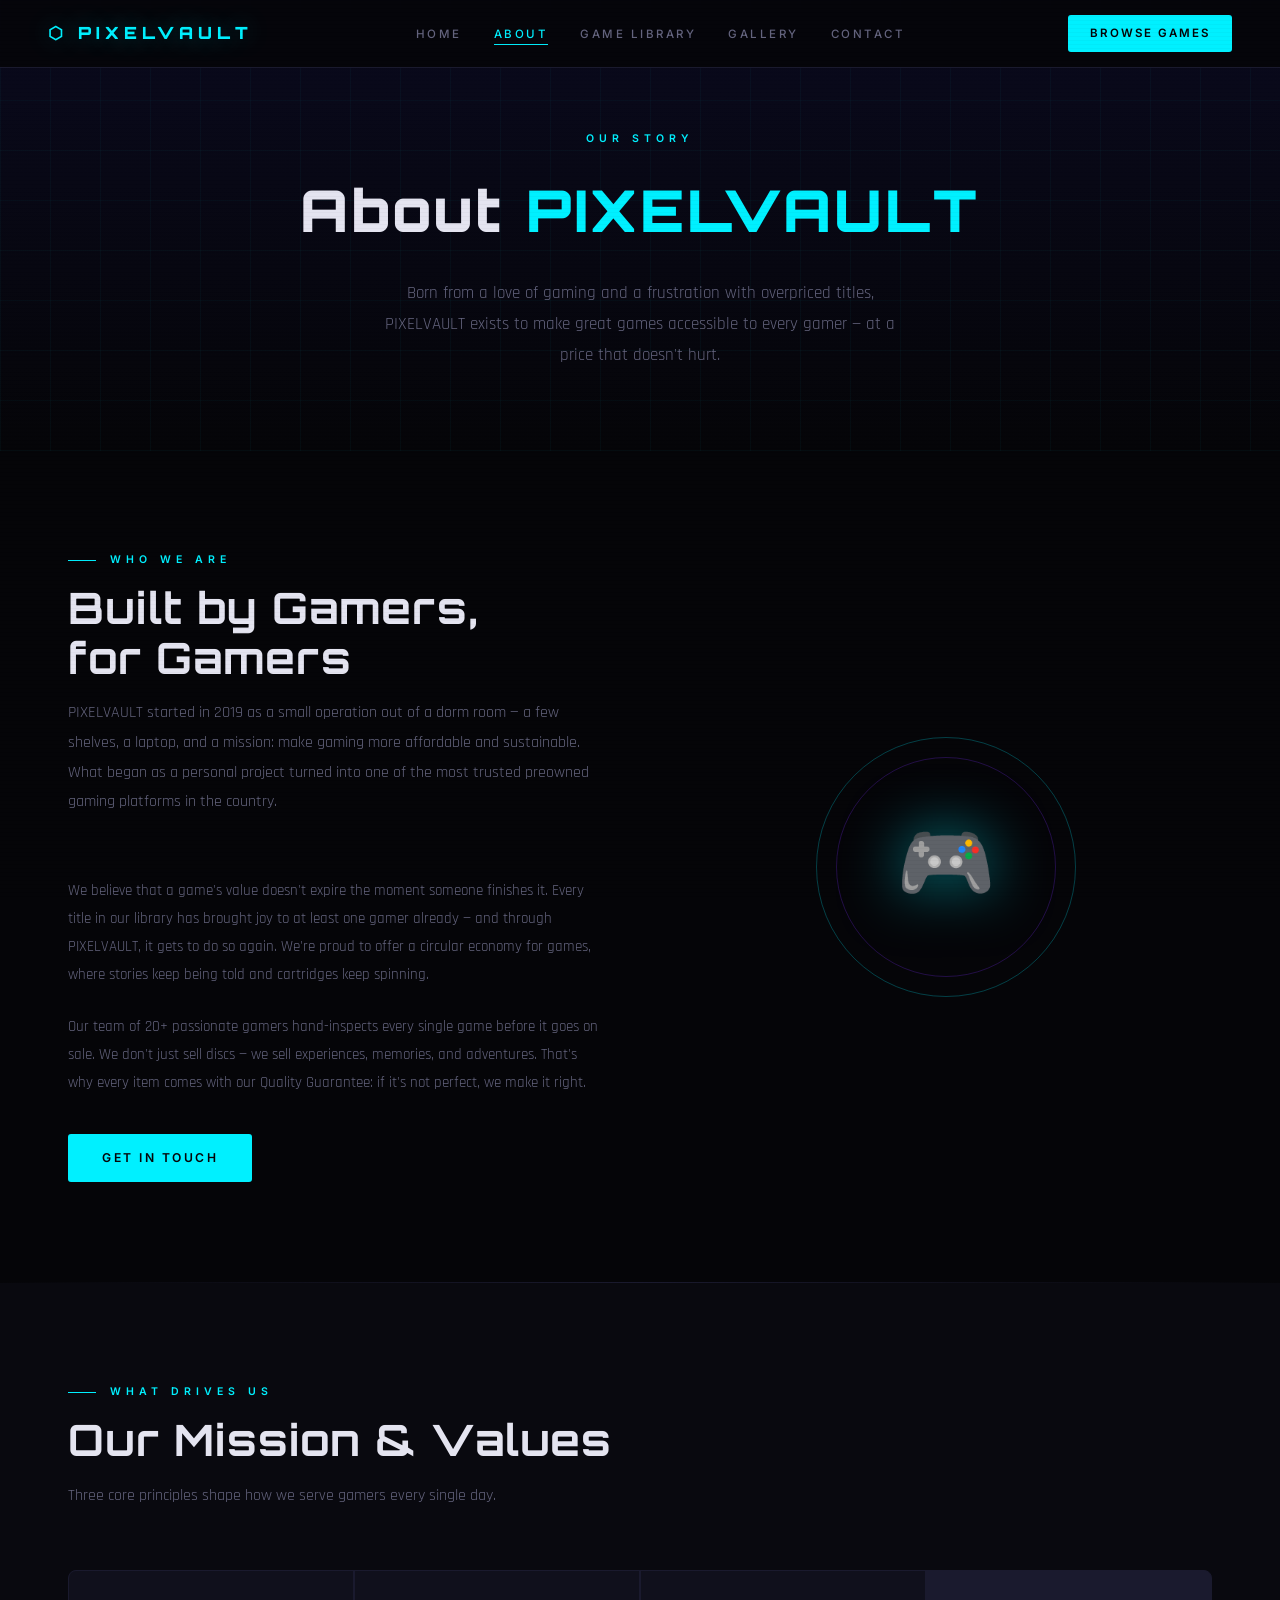
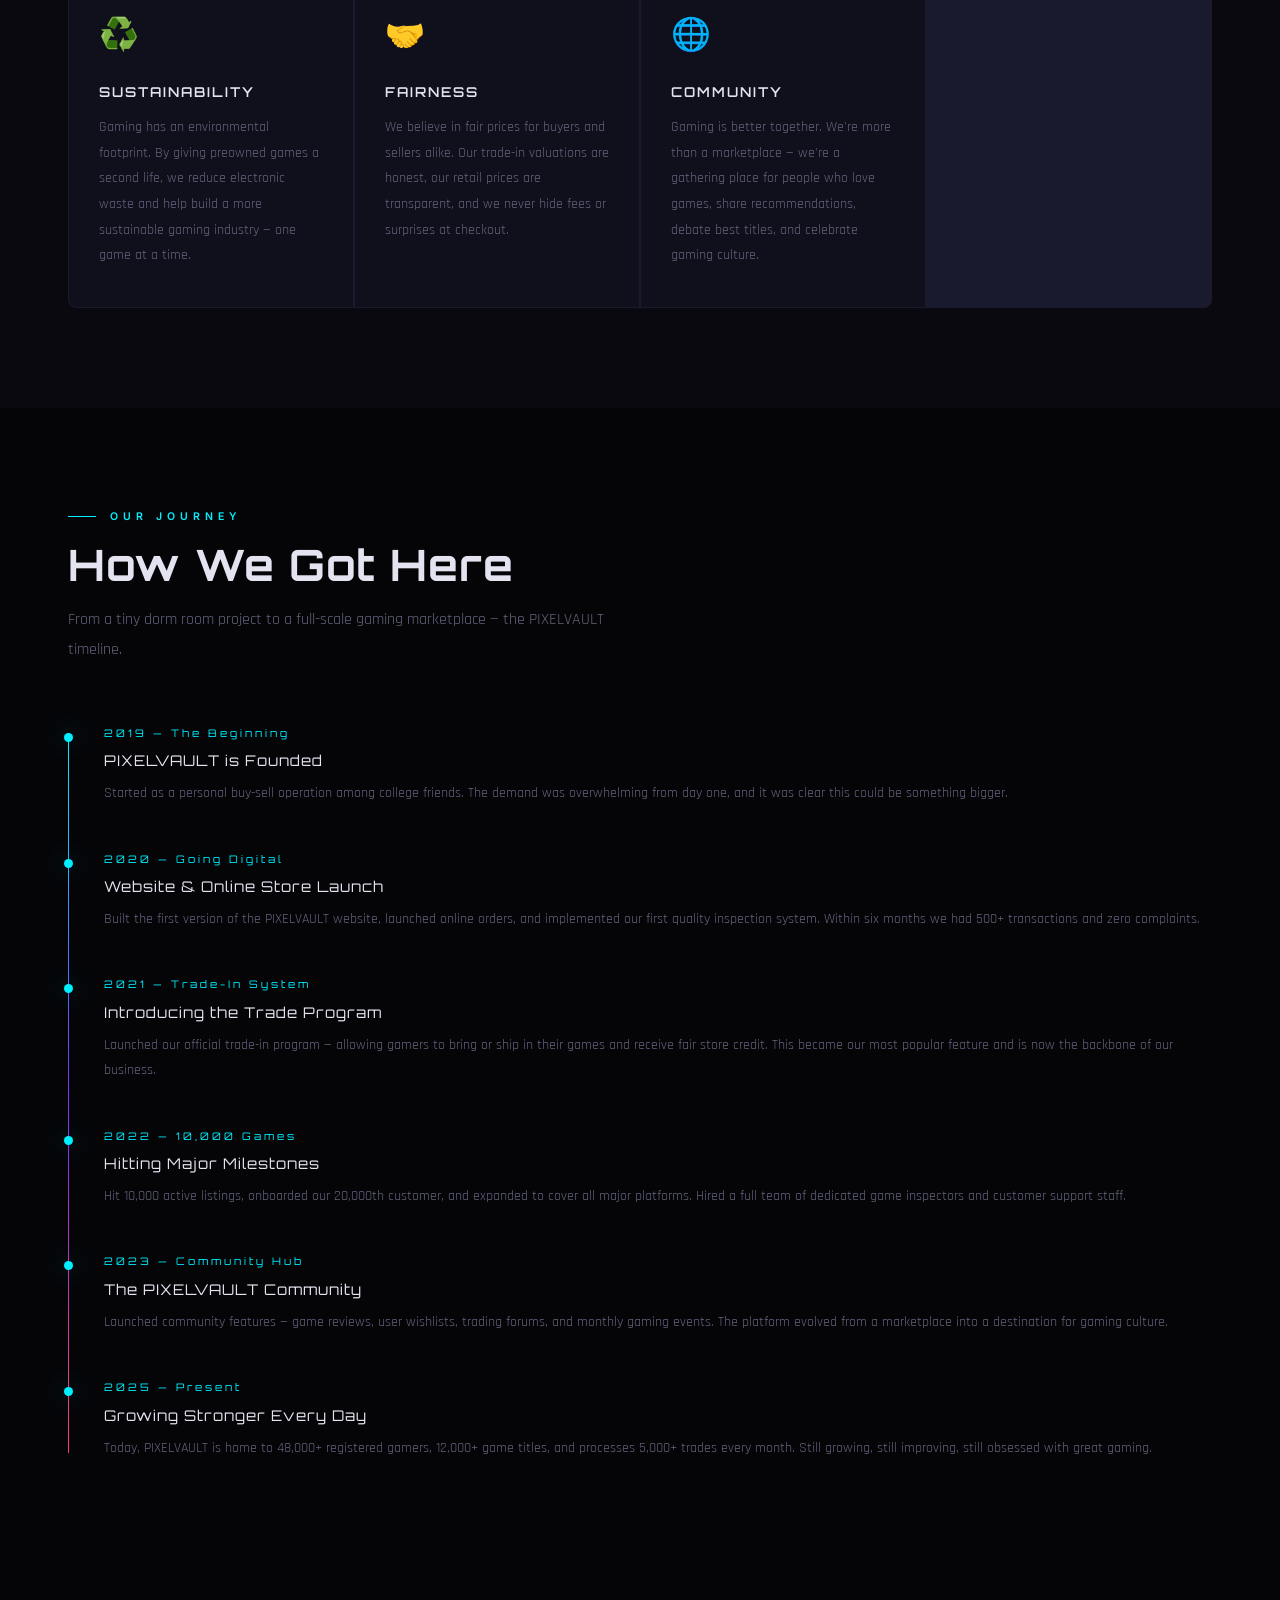
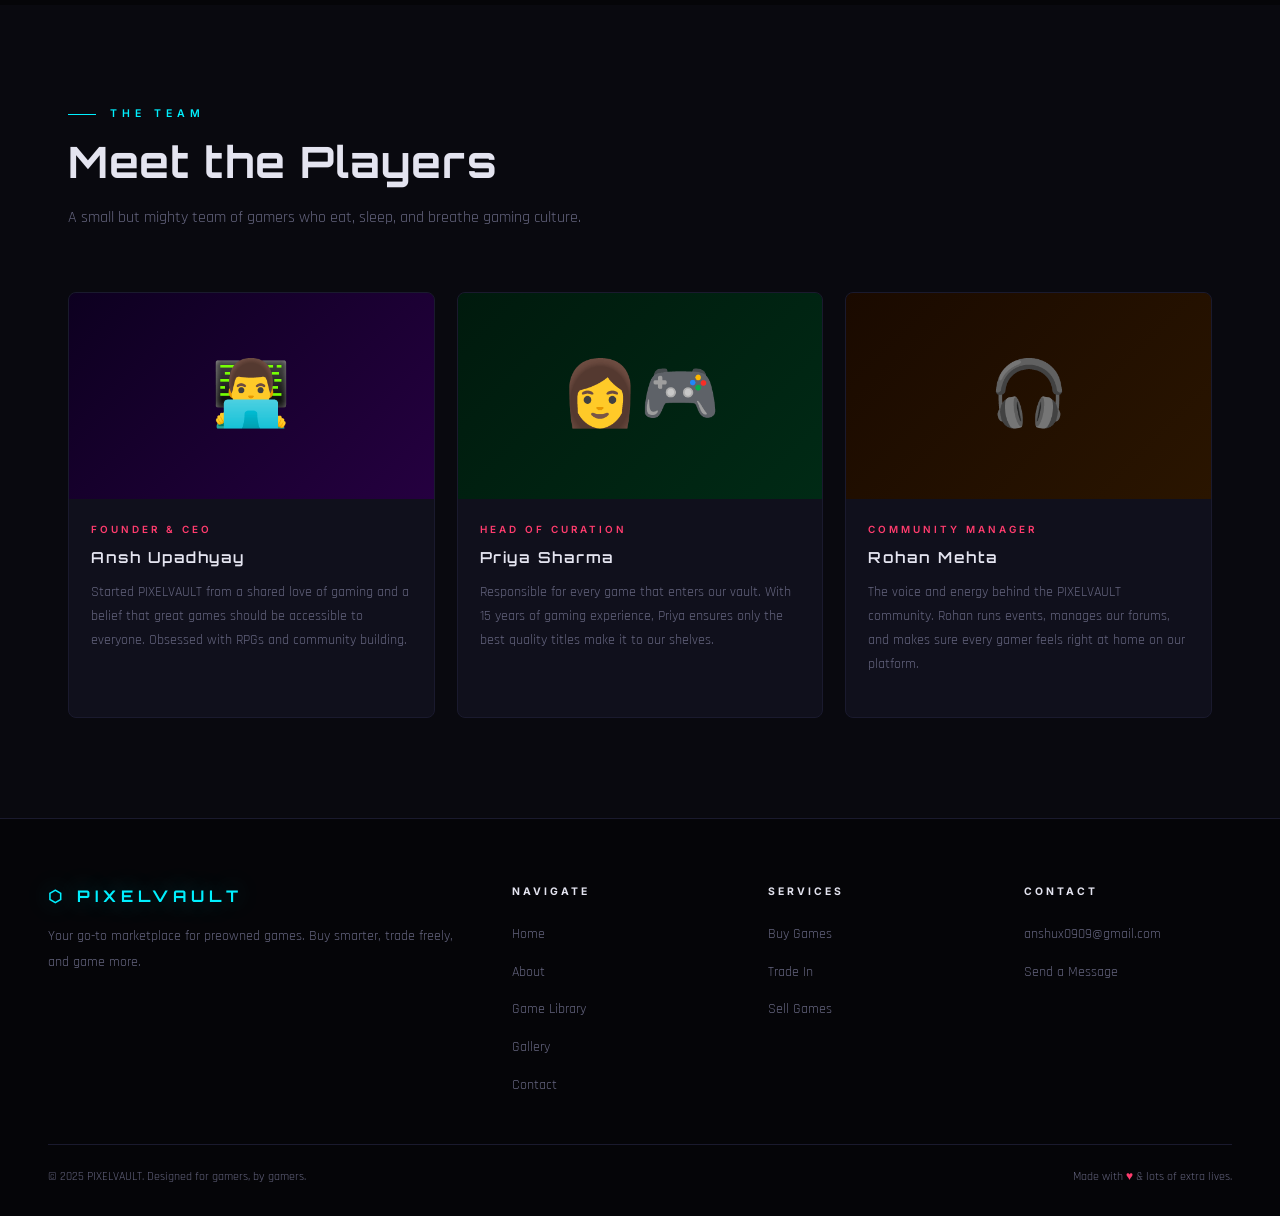
<file: about.html>
<!DOCTYPE html>
<html lang="en">
<head>
  <meta charset="UTF-8"/>
  <meta name="viewport" content="width=device-width, initial-scale=1.0"/>
  <title>About — PIXELVAULT</title>
  <link rel="stylesheet" href="style.css"/>
</head>
<body>

<nav class="nav">
  <a class="nav-logo" href="index.html">⬡ PIXELVAULT</a>
  <ul class="nav-links">
    <li><a href="index.html">Home</a></li>
    <li><a href="about.html" class="active">About</a></li>
    <li><a href="features.html">Game Library</a></li>
    <li><a href="gallery.html">Gallery</a></li>
    <li><a href="contact.html">Contact</a></li>
  </ul>
  <a href="features.html" class="nav-cta">Browse Games</a>
  <button class="hamburger" id="hamburger">☰</button>
</nav>
<div class="mobile-menu" id="mobileMenu">
  <button class="close-menu" id="closeMenu">✕</button>
  <ul>
    <li><a href="index.html">Home</a></li>
    <li><a href="about.html">About</a></li>
    <li><a href="features.html">Game Library</a></li>
    <li><a href="gallery.html">Gallery</a></li>
    <li><a href="contact.html">Contact</a></li>
  </ul>
</div>

<!-- PAGE HEADER -->
<div class="page-header">
  <div class="page-header-inner">
    <div class="section-label">Our Story</div>
    <h1>About <span style="color:var(--accent)">PIXELVAULT</span></h1>
    <p>Born from a love of gaming and a frustration with overpriced titles, PIXELVAULT exists to make great games accessible to every gamer — at a price that doesn't hurt.</p>
  </div>
</div>

<!-- ABOUT MAIN -->
<div class="section">
  <div class="about-grid">
    <div class="about-text">
      <div class="section-label reveal">Who We Are</div>
      <h2 class="section-title reveal">Built by Gamers,<br/>for Gamers</h2>
      <p class="section-desc reveal">
        PIXELVAULT started in 2019 as a small operation out of a dorm room — a few shelves, a laptop, and a mission:
        make gaming more affordable and sustainable. What began as a personal project turned into one of the most
        trusted preowned gaming platforms in the country.
      </p>
      <p style="color:var(--muted);font-size:.95rem;line-height:1.85;margin-bottom:24px;" class="reveal">
        We believe that a game's value doesn't expire the moment someone finishes it. Every title in our library
        has brought joy to at least one gamer already — and through PIXELVAULT, it gets to do so again. We're proud
        to offer a circular economy for games, where stories keep being told and cartridges keep spinning.
      </p>
      <p style="color:var(--muted);font-size:.95rem;line-height:1.85;margin-bottom:36px;" class="reveal">
        Our team of 20+ passionate gamers hand-inspects every single game before it goes on sale. We don't just
        sell discs — we sell experiences, memories, and adventures. That's why every item comes with our Quality
        Guarantee: if it's not perfect, we make it right.
      </p>
      <a href="contact.html" class="btn-primary reveal">Get In Touch</a>
    </div>
    <div class="about-visual reveal">
      <div class="about-hex">
        <span class="about-icon">🎮</span>
      </div>
    </div>
  </div>
</div>

<div class="divider"></div>

<!-- MISSION -->
<div class="section-alt">
  <div class="section">
    <div class="section-label reveal">What Drives Us</div>
    <h2 class="section-title reveal">Our Mission &amp; Values</h2>
    <p class="section-desc reveal">Three core principles shape how we serve gamers every single day.</p>
    <div class="feat-grid reveal">
      <div class="feat-box">
        <span class="feat-icon">♻️</span>
        <div class="feat-title">Sustainability</div>
        <p class="feat-text">Gaming has an environmental footprint. By giving preowned games a second life, we reduce electronic waste and help build a more sustainable gaming industry — one game at a time.</p>
      </div>
      <div class="feat-box">
        <span class="feat-icon">🤝</span>
        <div class="feat-title">Fairness</div>
        <p class="feat-text">We believe in fair prices for buyers and sellers alike. Our trade-in valuations are honest, our retail prices are transparent, and we never hide fees or surprises at checkout.</p>
      </div>
      <div class="feat-box">
        <span class="feat-icon">🌐</span>
        <div class="feat-title">Community</div>
        <p class="feat-text">Gaming is better together. We're more than a marketplace — we're a gathering place for people who love games, share recommendations, debate best titles, and celebrate gaming culture.</p>
      </div>
    </div>
  </div>
</div>

<!-- TIMELINE -->
<div class="section">
  <div class="section-label reveal">Our Journey</div>
  <h2 class="section-title reveal">How We Got Here</h2>
  <p class="section-desc reveal">From a tiny dorm room project to a full-scale gaming marketplace — the PIXELVAULT timeline.</p>
  <div class="timeline reveal">
    <div class="tl-item">
      <span class="tl-year">2019 — The Beginning</span>
      <div class="tl-title">PIXELVAULT is Founded</div>
      <p class="tl-text">Started as a personal buy-sell operation among college friends. The demand was overwhelming from day one, and it was clear this could be something bigger.</p>
    </div>
    <div class="tl-item">
      <span class="tl-year">2020 — Going Digital</span>
      <div class="tl-title">Website &amp; Online Store Launch</div>
      <p class="tl-text">Built the first version of the PIXELVAULT website, launched online orders, and implemented our first quality inspection system. Within six months we had 500+ transactions and zero complaints.</p>
    </div>
    <div class="tl-item">
      <span class="tl-year">2021 — Trade-In System</span>
      <div class="tl-title">Introducing the Trade Program</div>
      <p class="tl-text">Launched our official trade-in program — allowing gamers to bring or ship in their games and receive fair store credit. This became our most popular feature and is now the backbone of our business.</p>
    </div>
    <div class="tl-item">
      <span class="tl-year">2022 — 10,000 Games</span>
      <div class="tl-title">Hitting Major Milestones</div>
      <p class="tl-text">Hit 10,000 active listings, onboarded our 20,000th customer, and expanded to cover all major platforms. Hired a full team of dedicated game inspectors and customer support staff.</p>
    </div>
    <div class="tl-item">
      <span class="tl-year">2023 — Community Hub</span>
      <div class="tl-title">The PIXELVAULT Community</div>
      <p class="tl-text">Launched community features — game reviews, user wishlists, trading forums, and monthly gaming events. The platform evolved from a marketplace into a destination for gaming culture.</p>
    </div>
    <div class="tl-item">
      <span class="tl-year">2025 — Present</span>
      <div class="tl-title">Growing Stronger Every Day</div>
      <p class="tl-text">Today, PIXELVAULT is home to 48,000+ registered gamers, 12,000+ game titles, and processes 5,000+ trades every month. Still growing, still improving, still obsessed with great gaming.</p>
    </div>
  </div>
</div>

<!-- TEAM -->
<div class="section-alt">
  <div class="section">
    <div class="section-label reveal">The Team</div>
    <h2 class="section-title reveal">Meet the Players</h2>
    <p class="section-desc reveal">A small but mighty team of gamers who eat, sleep, and breathe gaming culture.</p>
    <div class="game-grid">
      <div class="game-card reveal">
        <div class="game-card-img">
          <img src="https://images.unsplash.com/photo-1507003211169-0a1dd7228f2d?w=600&q=80" alt="Ansh Upadhyay"
            onerror="this.parentElement.innerHTML='<div style=\'width:100%;height:100%;display:flex;align-items:center;justify-content:center;font-size:4rem;background:linear-gradient(135deg,#0d0020,#250040)\'>👨‍💻</div>'"/>
        </div>
        <div class="game-card-body">
          <span class="game-card-genre">Founder &amp; CEO</span>
          <div class="game-card-title">Ansh Upadhyay</div>
          <p class="game-card-desc">Started PIXELVAULT from a shared love of gaming and a belief that great games should be accessible to everyone. Obsessed with RPGs and community building.</p>
        </div>
      </div>
      <div class="game-card reveal" style="transition-delay:.1s">
        <div class="game-card-img">
          <img src="https://images.unsplash.com/photo-1494790108377-be9c29b29330?w=600&q=80" alt="Priya Sharma"
            onerror="this.parentElement.innerHTML='<div style=\'width:100%;height:100%;display:flex;align-items:center;justify-content:center;font-size:4rem;background:linear-gradient(135deg,#001a0d,#002a15)\'>👩‍🎮</div>'"/>
        </div>
        <div class="game-card-body">
          <span class="game-card-genre">Head of Curation</span>
          <div class="game-card-title">Priya Sharma</div>
          <p class="game-card-desc">Responsible for every game that enters our vault. With 15 years of gaming experience, Priya ensures only the best quality titles make it to our shelves.</p>
        </div>
      </div>
      <div class="game-card reveal" style="transition-delay:.2s">
        <div class="game-card-img">
          <img src="https://images.unsplash.com/photo-1500648767791-00dcc994a43e?w=600&q=80" alt="Rohan Mehta"
            onerror="this.parentElement.innerHTML='<div style=\'width:100%;height:100%;display:flex;align-items:center;justify-content:center;font-size:4rem;background:linear-gradient(135deg,#1a0a00,#2a1500)\'>🎧</div>'"/>
        </div>
        <div class="game-card-body">
          <span class="game-card-genre">Community Manager</span>
          <div class="game-card-title">Rohan Mehta</div>
          <p class="game-card-desc">The voice and energy behind the PIXELVAULT community. Rohan runs events, manages our forums, and makes sure every gamer feels right at home on our platform.</p>
        </div>
      </div>
    </div>
  </div>
</div>

<footer>
  <div class="footer-grid">
    <div class="footer-brand">
      <a href="index.html" class="fl">⬡ PIXELVAULT</a>
      <p>Your go-to marketplace for preowned games. Buy smarter, trade freely, and game more.</p>
    </div>
    <div class="footer-col"><h4>Navigate</h4><ul><li><a href="index.html">Home</a></li><li><a href="about.html">About</a></li><li><a href="features.html">Game Library</a></li><li><a href="gallery.html">Gallery</a></li><li><a href="contact.html">Contact</a></li></ul></div>
    <div class="footer-col"><h4>Services</h4><ul><li><a href="features.html">Buy Games</a></li><li><a href="contact.html">Trade In</a></li><li><a href="contact.html">Sell Games</a></li></ul></div>
    <div class="footer-col"><h4>Contact</h4><ul><li><a href="mailto:anshux0909@gmail.com">anshux0909@gmail.com</a></li><li><a href="contact.html">Send a Message</a></li></ul></div>
  </div>
  <div class="footer-bottom">
    <p>© 2025 PIXELVAULT. Designed for gamers, by gamers.</p>
    <p>Made with <a href="#">♥</a> &amp; lots of extra lives.</p>
  </div>
</footer>

<div class="toast" id="toast"></div>
<script src="script.js"></script>
</body>
</html>
</file>
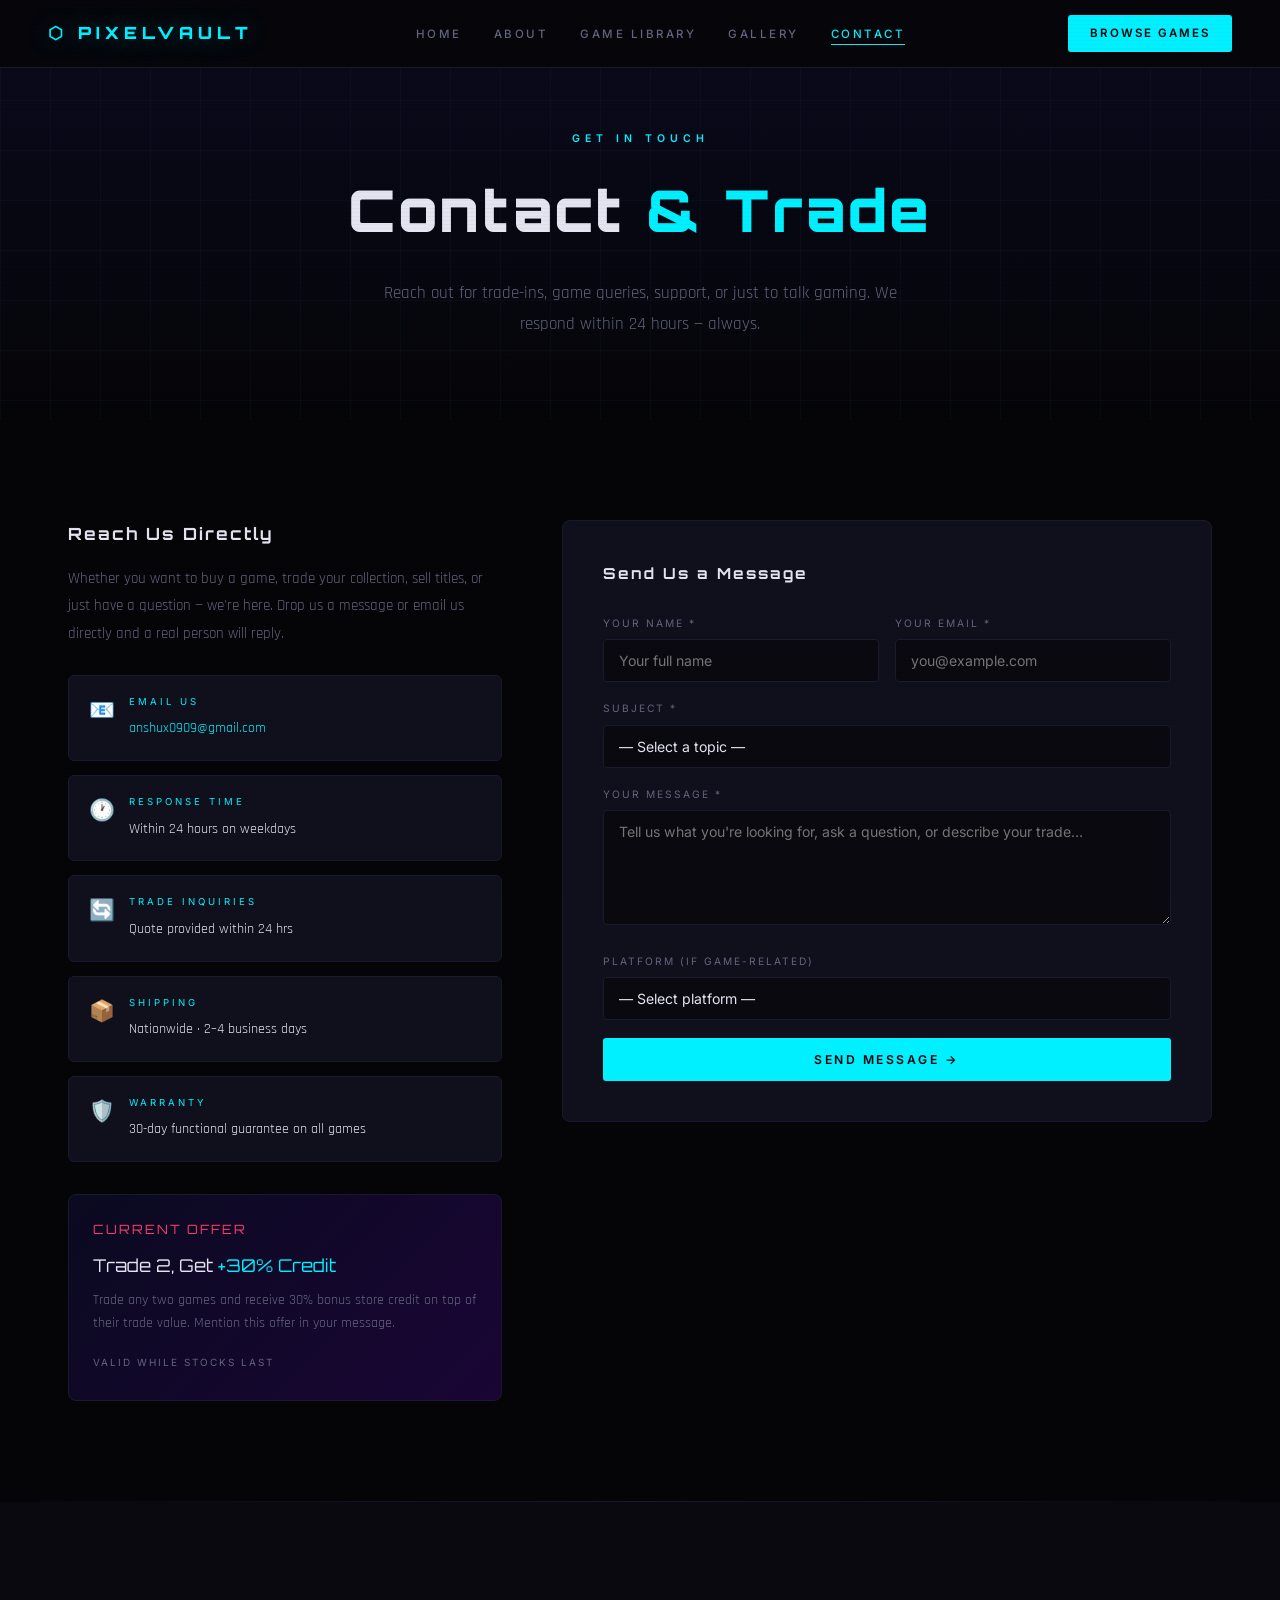
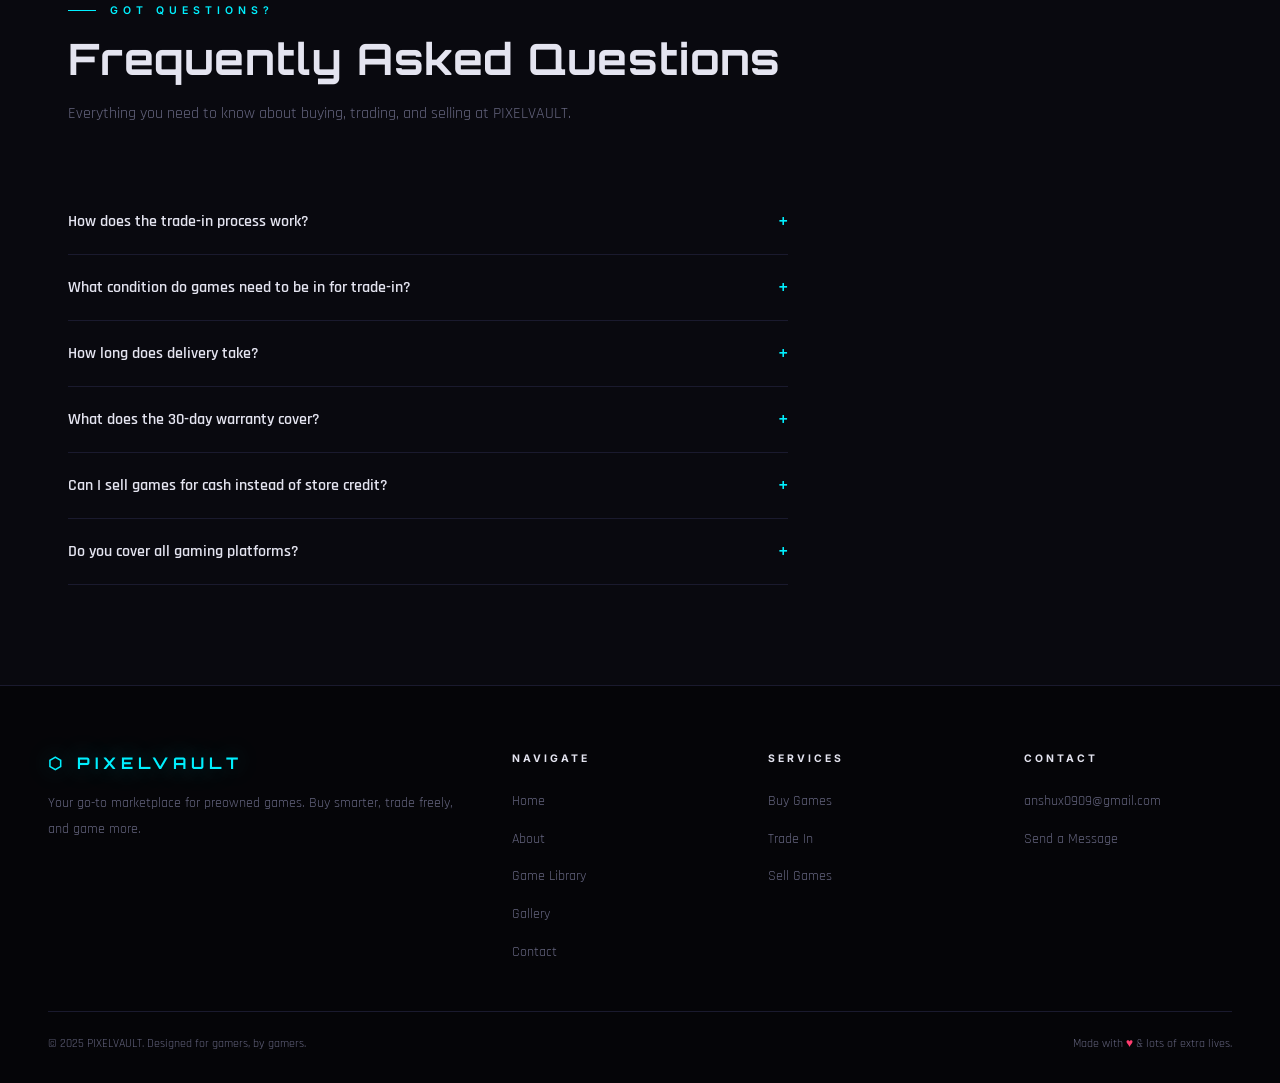
<file: contact.html>
<!DOCTYPE html>
<html lang="en">
<head>
  <meta charset="UTF-8"/>
  <meta name="viewport" content="width=device-width, initial-scale=1.0"/>
  <title>Contact &amp; Trade — PIXELVAULT</title>
  <link rel="stylesheet" href="style.css"/>
  <style>
    .faq-item { border-bottom:1px solid var(--border); overflow:hidden; }
    .faq-q {
      width:100%; background:none; border:none; color:var(--text);
      font-family:var(--font-body); font-size:1rem; font-weight:600;
      text-align:left; padding:20px 0; cursor:pointer;
      display:flex; justify-content:space-between; align-items:center;
      transition:color .2s;
    }
    .faq-q:hover { color:var(--accent); }
    .faq-icon { font-size:1.2rem; color:var(--accent); transition:transform .3s; flex-shrink:0; }
    .faq-item.open .faq-icon { transform:rotate(45deg); }
    .faq-a { font-size:.92rem; color:var(--muted); line-height:1.85; max-height:0; overflow:hidden; transition:max-height .35s ease, padding .35s; }
    .faq-item.open .faq-a { max-height:200px; padding-bottom:18px; }
    .success-screen { display:none; text-align:center; padding:40px 20px; }
    .success-screen.show { display:block; }
    .s-icon { font-size:4rem; margin-bottom:16px; }
    .s-title { font-family:var(--font-head); font-size:1.2rem; letter-spacing:2px; margin-bottom:10px; color:var(--accent); }
    .s-text { color:var(--muted); font-size:.92rem; line-height:1.8; }
  </style>
</head>
<body>

<nav class="nav">
  <a class="nav-logo" href="index.html">⬡ PIXELVAULT</a>
  <ul class="nav-links">
    <li><a href="index.html">Home</a></li>
    <li><a href="about.html">About</a></li>
    <li><a href="features.html">Game Library</a></li>
    <li><a href="gallery.html">Gallery</a></li>
    <li><a href="contact.html" class="active">Contact</a></li>
  </ul>
  <a href="features.html" class="nav-cta">Browse Games</a>
  <button class="hamburger" id="hamburger">☰</button>
</nav>
<div class="mobile-menu" id="mobileMenu">
  <button class="close-menu" id="closeMenu">✕</button>
  <ul>
    <li><a href="index.html">Home</a></li>
    <li><a href="about.html">About</a></li>
    <li><a href="features.html">Game Library</a></li>
    <li><a href="gallery.html">Gallery</a></li>
    <li><a href="contact.html">Contact</a></li>
  </ul>
</div>

<div class="page-header">
  <div class="page-header-inner">
    <div class="section-label">Get In Touch</div>
    <h1>Contact <span style="color:var(--accent)">&amp; Trade</span></h1>
    <p>Reach out for trade-ins, game queries, support, or just to talk gaming. We respond within 24 hours — always.</p>
  </div>
</div>

<!-- CONTACT MAIN -->
<div class="section">
  <div class="contact-grid">

    <!-- INFO LEFT -->
    <div class="reveal">
      <h3 style="font-family:var(--font-head);font-size:1.05rem;letter-spacing:2px;margin-bottom:16px;">Reach Us Directly</h3>
      <p style="color:var(--muted);font-size:.93rem;line-height:1.85;margin-bottom:28px;">
        Whether you want to buy a game, trade your collection, sell titles, or just have a question —
        we're here. Drop us a message or email us directly and a real person will reply.
      </p>
      <div class="c-item">
        <span class="c-icon">📧</span>
        <div>
          <span class="c-lbl">Email Us</span>
          <span class="c-val"><a href="mailto:anshux0909@gmail.com" style="color:var(--accent);text-decoration:none;">anshux0909@gmail.com</a></span>
        </div>
      </div>
      <div class="c-item">
        <span class="c-icon">🕐</span>
        <div><span class="c-lbl">Response Time</span><span class="c-val">Within 24 hours on weekdays</span></div>
      </div>
      <div class="c-item">
        <span class="c-icon">🔄</span>
        <div><span class="c-lbl">Trade Inquiries</span><span class="c-val">Quote provided within 24 hrs</span></div>
      </div>
      <div class="c-item">
        <span class="c-icon">📦</span>
        <div><span class="c-lbl">Shipping</span><span class="c-val">Nationwide · 2–4 business days</span></div>
      </div>
      <div class="c-item">
        <span class="c-icon">🛡️</span>
        <div><span class="c-lbl">Warranty</span><span class="c-val">30-day functional guarantee on all games</span></div>
      </div>
      <div style="margin-top:32px;padding:24px;background:linear-gradient(135deg,#0a0a20,#1a0535);border:1px solid var(--border);border-radius:8px;">
        <div style="font-family:var(--font-head);font-size:.8rem;letter-spacing:2px;color:var(--accent2);margin-bottom:10px;">CURRENT OFFER</div>
        <div style="font-family:var(--font-head);font-size:1.1rem;margin-bottom:8px;">Trade 2, Get <span style="color:var(--accent)">+30% Credit</span></div>
        <p style="color:var(--muted);font-size:.85rem;line-height:1.7;margin-bottom:12px;">Trade any two games and receive 30% bonus store credit on top of their trade value. Mention this offer in your message.</p>
        <span style="font-family:var(--font-ui);font-size:.62rem;letter-spacing:2px;text-transform:uppercase;color:var(--muted);">Valid while stocks last</span>
      </div>
    </div>

    <!-- FORM RIGHT -->
    <div class="contact-form reveal" style="transition-delay:.15s">
      <div id="formContainer">
        <h3>Send Us a Message</h3>
        <div class="form-row">
          <div class="form-group">
            <label>Your Name *</label>
            <input type="text" id="fname" placeholder="Your full name"/>
          </div>
          <div class="form-group">
            <label>Your Email *</label>
            <input type="email" id="femail" placeholder="you@example.com"/>
          </div>
        </div>
        <div class="form-group">
          <label>Subject *</label>
          <select id="fsubject">
            <option value="">— Select a topic —</option>
            <option value="buy">I want to buy a game</option>
            <option value="trade">I want to trade my games</option>
            <option value="sell">I want to sell my games</option>
            <option value="order">Query about an existing order</option>
            <option value="warranty">Warranty / return request</option>
            <option value="other">Other / General inquiry</option>
          </select>
        </div>
        <div class="form-group" id="tradeFieldGroup" style="display:none;">
          <label>Games You Want to Trade (list titles &amp; platform)</label>
          <textarea id="ftrades" placeholder="e.g. Elden Ring (PS5), The Witcher 3 (Xbox)…"></textarea>
        </div>
        <div class="form-group">
          <label>Your Message *</label>
          <textarea id="fmessage" placeholder="Tell us what you're looking for, ask a question, or describe your trade…"></textarea>
        </div>
        <div class="form-group">
          <label>Platform (if game-related)</label>
          <select id="fplatform">
            <option value="">— Select platform —</option>
            <option>PlayStation 5</option>
            <option>PlayStation 4</option>
            <option>Xbox Series X/S</option>
            <option>Xbox One</option>
            <option>Nintendo Switch</option>
            <option>PC</option>
            <option>Multiple / Other</option>
          </select>
        </div>
        <button class="btn-primary form-submit" onclick="submitForm()">Send Message →</button>
      </div>
      <div class="success-screen" id="successScreen">
        <div class="s-icon">✅</div>
        <div class="s-title">Message Sent!</div>
        <p class="s-text">
          Thanks for reaching out! Your message has been sent to
          <strong style="color:var(--accent)">anshux0909@gmail.com</strong>.
          We'll get back to you within 24 hours.
        </p>
        <a href="features.html" class="btn-primary" style="margin-top:24px;display:inline-block;">Browse Games →</a>
      </div>
    </div>

  </div>
</div>

<div class="divider"></div>

<!-- FAQ -->
<div class="section-alt">
  <div class="section">
    <div class="section-label reveal">Got Questions?</div>
    <h2 class="section-title reveal">Frequently Asked Questions</h2>
    <p class="section-desc reveal">Everything you need to know about buying, trading, and selling at PIXELVAULT.</p>
    <div style="max-width:720px;" class="reveal">
      <div class="faq-item">
        <button class="faq-q" onclick="toggleFaq(this)">How does the trade-in process work? <span class="faq-icon">+</span></button>
        <div class="faq-a">Contact us with a list of your games (title + platform + condition). We'll send a fair credit quote within 24 hours. If you accept, ship them in or drop off at our location. Once games pass our 5-step inspection, credit is added to your account immediately.</div>
      </div>
      <div class="faq-item">
        <button class="faq-q" onclick="toggleFaq(this)">What condition do games need to be in for trade-in? <span class="faq-icon">+</span></button>
        <div class="faq-a">We accept games in Good or better condition — meaning the disc plays without issues and the case is present. Severely scratched discs or missing cases are accepted at a reduced rate. We'll always give you a quote before you commit to anything.</div>
      </div>
      <div class="faq-item">
        <button class="faq-q" onclick="toggleFaq(this)">How long does delivery take? <span class="faq-icon">+</span></button>
        <div class="faq-a">Orders placed before midnight are dispatched same day. Standard delivery takes 2–4 business days nationwide. You'll receive a tracking link via email as soon as your order ships. Express delivery is available at checkout for an extra fee.</div>
      </div>
      <div class="faq-item">
        <button class="faq-q" onclick="toggleFaq(this)">What does the 30-day warranty cover? <span class="faq-icon">+</span></button>
        <div class="faq-a">Our 30-day warranty covers any functional defect — a disc that won't read, a cartridge that won't boot, or any hardware issue on physical media. If a game doesn't work, contact us and we'll ship a replacement or issue a full refund. No questions asked.</div>
      </div>
      <div class="faq-item">
        <button class="faq-q" onclick="toggleFaq(this)">Can I sell games for cash instead of store credit? <span class="faq-icon">+</span></button>
        <div class="faq-a">Yes! You can choose between store credit (which comes with a 30% bonus on trade bundles) or a cash/bank transfer payment. Simply mention your preference when contacting us. Cash payouts are slightly lower than credit values.</div>
      </div>
      <div class="faq-item">
        <button class="faq-q" onclick="toggleFaq(this)">Do you cover all gaming platforms? <span class="faq-icon">+</span></button>
        <div class="faq-a">We currently cover PlayStation 5, PS4, Xbox Series X/S, Xbox One, Nintendo Switch, PC (physical editions), and select retro platforms including PS3, Xbox 360, and Wii. We're always expanding — reach out if you don't see your platform listed.</div>
      </div>
    </div>
  </div>
</div>

<footer>
  <div class="footer-grid">
    <div class="footer-brand"><a href="index.html" class="fl">⬡ PIXELVAULT</a><p>Your go-to marketplace for preowned games. Buy smarter, trade freely, and game more.</p></div>
    <div class="footer-col"><h4>Navigate</h4><ul><li><a href="index.html">Home</a></li><li><a href="about.html">About</a></li><li><a href="features.html">Game Library</a></li><li><a href="gallery.html">Gallery</a></li><li><a href="contact.html">Contact</a></li></ul></div>
    <div class="footer-col"><h4>Services</h4><ul><li><a href="features.html">Buy Games</a></li><li><a href="contact.html">Trade In</a></li><li><a href="contact.html">Sell Games</a></li></ul></div>
    <div class="footer-col"><h4>Contact</h4><ul><li><a href="mailto:anshux0909@gmail.com">anshux0909@gmail.com</a></li><li><a href="contact.html">Send a Message</a></li></ul></div>
  </div>
  <div class="footer-bottom">
    <p>© 2025 PIXELVAULT. Designed for gamers, by gamers.</p>
    <p>Made with <a href="#">♥</a> &amp; lots of extra lives.</p>
  </div>
</footer>

<div class="toast" id="toast"></div>
<script src="script.js"></script>
</body>
</html>
</file>
<file: style.css>
@import url('https://fonts.googleapis.com/css2?family=Rajdhani:wght@400;500;600;700&family=Orbitron:wght@400;600;700;900&family=Inter:wght@300;400;500;600&display=swap');

*, *::before, *::after { margin: 0; padding: 0; box-sizing: border-box; }

:root {
  --bg:        #050508;
  --bg2:       #09090f;
  --bg3:       #0d0d18;
  --card:      #10101c;
  --border:    #1a1a2e;
  --accent:    #00f0ff;
  --accent2:   #ff3c6e;
  --accent3:   #7b2fff;
  --gold:      #ffd166;
  --green:     #00e676;
  --text:      #e4e4f0;
  --muted:     #64647e;
  --font-head: 'Orbitron', sans-serif;
  --font-body: 'Rajdhani', sans-serif;
  --font-ui:   'Inter', sans-serif;
  --glow-c:    0 0 24px rgba(0,240,255,0.4);
  --glow-r:    0 0 24px rgba(255,60,110,0.4);
  --glow-v:    0 0 24px rgba(123,47,255,0.4);
}

html { scroll-behavior: smooth; }
body {
  background: var(--bg);
  color: var(--text);
  font-family: var(--font-body);
  font-size: 17px;
  line-height: 1.7;
  min-height: 100vh;
  overflow-x: hidden;
}

/* scanlines */
body::after {
  content: '';
  position: fixed; inset: 0; z-index: 9998; pointer-events: none;
  background: repeating-linear-gradient(0deg,transparent,transparent 3px,rgba(0,0,0,0.025) 3px,rgba(0,0,0,0.025) 4px);
}

::-webkit-scrollbar { width: 5px; }
::-webkit-scrollbar-track { background: var(--bg); }
::-webkit-scrollbar-thumb { background: var(--accent3); border-radius: 3px; }

/* ── NAV ── */
.nav {
  position: fixed; top: 0; left: 0; right: 0; z-index: 1000;
  height: 68px;
  display: flex; align-items: center; justify-content: space-between;
  padding: 0 48px;
  background: rgba(5,5,8,0.88);
  backdrop-filter: blur(20px);
  border-bottom: 1px solid var(--border);
}
.nav-logo {
  font-family: var(--font-head); font-weight: 900; font-size: 1.05rem;
  letter-spacing: 5px; color: var(--accent);
  text-shadow: var(--glow-c); text-decoration: none;
}
.nav-links { display: flex; gap: 32px; list-style: none; }
.nav-links a {
  font-family: var(--font-ui); font-size: 0.72rem;
  font-weight: 500; letter-spacing: 2.5px; text-transform: uppercase;
  color: var(--muted); text-decoration: none;
  position: relative; transition: color .2s;
}
.nav-links a::after {
  content: ''; position: absolute; bottom: -4px; left: 0; right: 0;
  height: 1px; background: var(--accent);
  transform: scaleX(0); transform-origin: left; transition: transform .25s;
}
.nav-links a:hover, .nav-links a.active { color: var(--accent); }
.nav-links a:hover::after, .nav-links a.active::after { transform: scaleX(1); }
.nav-cta {
  font-family: var(--font-ui); font-size: 0.72rem; font-weight: 600;
  letter-spacing: 2px; text-transform: uppercase;
  background: var(--accent); color: var(--bg);
  padding: 9px 22px; border-radius: 3px;
  text-decoration: none; transition: box-shadow .2s, transform .2s;
}
.nav-cta:hover { box-shadow: var(--glow-c); transform: translateY(-1px); }
.hamburger {
  display: none; background: none; border: 1px solid var(--border);
  color: var(--accent); font-size: 1.1rem; padding: 7px 14px;
  border-radius: 3px; cursor: pointer;
}

/* mobile menu */
.mobile-menu {
  display: none; position: fixed; inset: 0; z-index: 5000;
  background: rgba(5,5,8,0.97);
  flex-direction: column; align-items: center; justify-content: center; gap: 28px;
}
.mobile-menu.open { display: flex; }
.mobile-menu ul { list-style: none; text-align: center; }
.mobile-menu ul li { margin: 18px 0; }
.mobile-menu ul li a {
  font-family: var(--font-head); font-size: 1.3rem;
  color: var(--text); text-decoration: none; letter-spacing: 4px;
  transition: color .2s;
}
.mobile-menu ul li a:hover { color: var(--accent); }
.close-menu {
  position: absolute; top: 22px; right: 28px;
  background: none; border: none; color: var(--muted);
  font-size: 1.5rem; cursor: pointer;
}

/* ── HERO ── */
.hero {
  min-height: 100vh; position: relative;
  display: flex; align-items: center; justify-content: center;
  overflow: hidden;
  background: radial-gradient(ellipse 90% 70% at 50% 30%, #0c0c28 0%, var(--bg) 65%);
}
.hero-grid {
  position: absolute; inset: 0; pointer-events: none;
  background-image:
    linear-gradient(rgba(0,240,255,.045) 1px, transparent 1px),
    linear-gradient(90deg, rgba(0,240,255,.045) 1px, transparent 1px);
  background-size: 55px 55px;
  mask-image: radial-gradient(ellipse 85% 85% at 50% 40%, black 20%, transparent 90%);
}
.hero-glow1 {
  position: absolute; width: 700px; height: 700px; border-radius: 50%;
  background: radial-gradient(circle, rgba(123,47,255,.18) 0%, transparent 70%);
  top: 40%; left: 55%; transform: translate(-50%,-50%); pointer-events: none;
}
.hero-glow2 {
  position: absolute; width: 400px; height: 400px; border-radius: 50%;
  background: radial-gradient(circle, rgba(0,240,255,.12) 0%, transparent 70%);
  top: 30%; left: 20%; transform: translate(-50%,-50%); pointer-events: none;
}
.hero-content {
  position: relative; z-index: 2;
  text-align: center; max-width: 880px; padding: 0 24px;
}
.hero-badge {
  display: inline-flex; align-items: center; gap: 8px;
  font-family: var(--font-ui); font-size: 0.68rem; font-weight: 600;
  letter-spacing: 4px; text-transform: uppercase;
  color: var(--accent); border: 1px solid rgba(0,240,255,.28);
  padding: 7px 20px; border-radius: 40px; margin-bottom: 30px;
  animation: fadeUp .7s ease both;
}
.hero-badge-dot {
  width: 6px; height: 6px; border-radius: 50%;
  background: var(--accent); animation: pulse 1.8s infinite;
}
.hero-title {
  font-family: var(--font-head);
  font-size: clamp(2.6rem, 7.5vw, 5.8rem);
  font-weight: 900; line-height: 1.03; letter-spacing: 2px;
  margin-bottom: 28px;
  animation: fadeUp .7s .12s ease both;
}
.hero-title .c { color: var(--accent); text-shadow: var(--glow-c); }
.hero-title .r { color: var(--accent2); text-shadow: var(--glow-r); }
.hero-sub {
  font-size: 1.1rem; color: var(--muted);
  max-width: 560px; margin: 0 auto 44px; line-height: 1.85;
  animation: fadeUp .7s .24s ease both;
}
.hero-actions {
  display: flex; gap: 14px; justify-content: center; flex-wrap: wrap;
  animation: fadeUp .7s .36s ease both;
}
.hero-scroll {
  position: absolute; bottom: 32px; left: 50%; transform: translateX(-50%);
  font-family: var(--font-ui); font-size: 0.62rem; letter-spacing: 3px;
  text-transform: uppercase; color: var(--muted);
  display: flex; flex-direction: column; align-items: center; gap: 8px;
  animation: fadeUp .7s .6s ease both;
}
.hero-scroll-line {
  width: 1px; height: 40px;
  background: linear-gradient(180deg, var(--accent), transparent);
  animation: scrollLine 2s infinite;
}
@keyframes scrollLine {
  0% { transform: scaleY(0); transform-origin: top; }
  50% { transform: scaleY(1); transform-origin: top; }
  50.01% { transform: scaleY(1); transform-origin: bottom; }
  100% { transform: scaleY(0); transform-origin: bottom; }
}

/* ── BUTTONS ── */
.btn-primary {
  font-family: var(--font-ui); font-size: 0.76rem; font-weight: 600;
  letter-spacing: 2.5px; text-transform: uppercase;
  color: var(--bg); background: var(--accent);
  padding: 14px 34px; border-radius: 3px;
  text-decoration: none; border: none; cursor: pointer; display: inline-block;
  transition: box-shadow .25s, transform .2s;
}
.btn-primary:hover { box-shadow: var(--glow-c); transform: translateY(-2px); }

.btn-red {
  font-family: var(--font-ui); font-size: 0.76rem; font-weight: 600;
  letter-spacing: 2.5px; text-transform: uppercase;
  color: var(--accent2); background: transparent;
  padding: 14px 34px; border-radius: 3px;
  text-decoration: none; border: 1px solid var(--accent2); cursor: pointer; display: inline-block;
  transition: box-shadow .25s, transform .2s, background .2s;
}
.btn-red:hover { box-shadow: var(--glow-r); transform: translateY(-2px); background: rgba(255,60,110,.08); }

.btn-ghost {
  font-family: var(--font-ui); font-size: 0.76rem; font-weight: 500;
  letter-spacing: 2px; text-transform: uppercase;
  color: var(--muted); background: transparent;
  padding: 14px 34px; border-radius: 3px;
  text-decoration: none; border: 1px solid var(--border); cursor: pointer; display: inline-block;
  transition: color .2s, border-color .2s;
}
.btn-ghost:hover { color: var(--text); border-color: var(--muted); }

/* ── SECTIONS ── */
.section { padding: 100px 48px; max-width: 1240px; margin: 0 auto; }
.section-alt { background: var(--bg2); padding: 100px 0; }
.section-alt .section { padding-top: 0; padding-bottom: 0; }

.section-label {
  font-family: var(--font-ui); font-size: 0.66rem; font-weight: 600;
  letter-spacing: 5px; text-transform: uppercase; color: var(--accent);
  display: flex; align-items: center; gap: 14px; margin-bottom: 14px;
}
.section-label::before { content: ''; width: 28px; height: 1px; background: var(--accent); }
.section-title {
  font-family: var(--font-head);
  font-size: clamp(1.8rem, 4vw, 2.7rem);
  font-weight: 700; line-height: 1.15; letter-spacing: 1px; margin-bottom: 16px;
}
.section-desc { color: var(--muted); font-size: 1rem; max-width: 580px; line-height: 1.85; margin-bottom: 60px; }

/* ── STATS ── */
.stats-row {
  display: grid; grid-template-columns: repeat(auto-fit, minmax(160px, 1fr));
  gap: 1px; background: var(--border);
  border: 1px solid var(--border); border-radius: 6px; overflow: hidden; margin-top: 80px;
}
.stat-box { background: var(--card); padding: 36px 24px; text-align: center; transition: background .2s; }
.stat-box:hover { background: #141425; }
.stat-num {
  font-family: var(--font-head); font-size: 2.1rem; font-weight: 700;
  color: var(--accent); text-shadow: var(--glow-c); display: block;
}
.stat-lbl {
  font-family: var(--font-ui); font-size: 0.65rem;
  letter-spacing: 2.5px; text-transform: uppercase; color: var(--muted); margin-top: 6px; display: block;
}

/* ── GAME CARDS ── */
.game-grid { display: grid; grid-template-columns: repeat(auto-fill, minmax(300px, 1fr)); gap: 22px; }
.game-card {
  background: var(--card); border: 1px solid var(--border); border-radius: 8px;
  overflow: hidden; transition: transform .28s, border-color .28s, box-shadow .28s;
}
.game-card:hover {
  transform: translateY(-5px);
  border-color: rgba(0,240,255,.25);
  box-shadow: 0 16px 48px rgba(0,0,0,.45), 0 0 0 1px rgba(0,240,255,.06);
}
.game-card-img {
  aspect-ratio: 16/9; display: flex; align-items: center; justify-content: center;
  font-size: 3.5rem; position: relative; overflow: hidden;
  transition: transform .4s;
}
.game-card:hover .game-card-img { transform: scale(1.04); }
.game-card-body { padding: 22px; }
.game-card-genre {
  font-family: var(--font-ui); font-size: 0.62rem; font-weight: 600;
  letter-spacing: 3px; text-transform: uppercase; color: var(--accent2); margin-bottom: 8px; display: block;
}
.game-card-title {
  font-family: var(--font-head); font-size: 0.95rem; font-weight: 600;
  letter-spacing: 1.5px; margin-bottom: 10px; color: var(--text);
}
.game-card-desc { font-size: 0.88rem; color: var(--muted); line-height: 1.7; margin-bottom: 18px; }
.game-card-price-row { display: flex; align-items: center; justify-content: space-between; margin-bottom: 14px; }
.price-new { font-family: var(--font-head); font-size: 1.25rem; font-weight: 700; color: var(--gold); }
.price-old { font-size: 0.82rem; color: var(--muted); text-decoration: line-through; margin-left: 8px; }
.price-badge {
  font-family: var(--font-ui); font-size: 0.62rem; font-weight: 700;
  letter-spacing: 1px; color: var(--bg); background: var(--green);
  padding: 3px 8px; border-radius: 3px;
}
.game-card-btns { display: flex; gap: 9px; flex-wrap: wrap; }
.btn-xs {
  font-family: var(--font-ui); font-size: 0.66rem; font-weight: 600;
  letter-spacing: 2px; text-transform: uppercase;
  padding: 8px 16px; border-radius: 3px; cursor: pointer; border: none;
  text-decoration: none; display: inline-block; transition: all .2s;
}
.btn-xs.buy { background: var(--accent); color: var(--bg); }
.btn-xs.buy:hover { box-shadow: var(--glow-c); transform: translateY(-1px); }
.btn-xs.trade { background: transparent; color: var(--accent2); border: 1px solid var(--accent2); }
.btn-xs.trade:hover { background: rgba(255,60,110,.1); }
.btn-xs.wishlist { background: transparent; color: var(--muted); border: 1px solid var(--border); }
.btn-xs.wishlist:hover { color: var(--gold); border-color: var(--gold); }

/* ── FEATURE BOXES ── */
.feat-grid { display: grid; grid-template-columns: repeat(auto-fill, minmax(270px, 1fr)); gap: 2px; background: var(--border); border: 1px solid var(--border); border-radius: 8px; overflow: hidden; }
.feat-box {
  background: var(--card); padding: 38px 30px;
  position: relative; overflow: hidden; transition: background .2s;
}
.feat-box::before {
  content: ''; position: absolute; top: 0; left: 0; right: 0; height: 2px;
  background: linear-gradient(90deg, transparent, var(--accent), transparent);
  opacity: 0; transition: opacity .3s;
}
.feat-box:hover { background: #131326; }
.feat-box:hover::before { opacity: 1; }
.feat-icon { font-size: 2rem; margin-bottom: 16px; display: block; }
.feat-title { font-family: var(--font-head); font-size: 0.85rem; font-weight: 600; letter-spacing: 2px; text-transform: uppercase; margin-bottom: 12px; color: var(--text); }
.feat-text { font-size: 0.9rem; color: var(--muted); line-height: 1.78; }

/* ── PAGE HEADER ── */
.page-header {
  padding: 130px 48px 80px; position: relative; overflow: hidden; text-align: center;
  background: linear-gradient(180deg, #0a0a1e 0%, var(--bg) 100%);
}
.page-header::before {
  content: ''; position: absolute; inset: 0;
  background-image: linear-gradient(rgba(0,240,255,.03) 1px, transparent 1px), linear-gradient(90deg, rgba(0,240,255,.03) 1px, transparent 1px);
  background-size: 50px 50px;
}
.page-header-inner { position: relative; z-index: 1; }
.page-header .section-label { justify-content: center; }
.page-header .section-label::before { display: none; }
.page-header h1 {
  font-family: var(--font-head);
  font-size: clamp(2rem, 5vw, 3.6rem);
  font-weight: 900; letter-spacing: 3px; margin: 12px 0 18px;
}
.page-header p { font-size: 1.05rem; color: var(--muted); max-width: 540px; margin: 0 auto; line-height: 1.85; }

/* ── GALLERY ── */
.gall-grid { display: grid; grid-template-columns: repeat(auto-fill, minmax(280px, 1fr)); gap: 14px; }
.gall-item {
  position: relative; overflow: hidden; border-radius: 6px;
  aspect-ratio: 4/3; background: var(--card); border: 1px solid var(--border);
  cursor: pointer; transition: transform .3s, border-color .3s;
}
.gall-item:hover { transform: scale(1.025); border-color: rgba(0,240,255,.2); }
.gall-item:hover .gall-overlay { opacity: 1; }
.gall-placeholder {
  width: 100%; height: 100%; display: flex; flex-direction: column;
  align-items: center; justify-content: center; gap: 10px;
  transition: transform .5s;
}
.gall-item:hover .gall-placeholder { transform: scale(1.06); }
.gall-placeholder .gi { font-size: 2.8rem; }
.gall-placeholder .gt {
  font-family: var(--font-head); font-size: 0.7rem;
  letter-spacing: 2.5px; text-transform: uppercase; color: var(--muted);
}
.gall-overlay {
  position: absolute; inset: 0;
  background: linear-gradient(180deg, transparent 35%, rgba(0,0,0,.88) 100%);
  opacity: 0; transition: opacity .3s;
  display: flex; align-items: flex-end; padding: 18px;
}
.gall-overlay-txt {
  font-family: var(--font-head); font-size: 0.78rem; letter-spacing: 2px; color: var(--text);
}
/* tall span item */
.gall-item.tall { grid-row: span 2; aspect-ratio: auto; min-height: 320px; }

/* ── ABOUT ── */
.about-grid { display: grid; grid-template-columns: 1fr 1fr; gap: 80px; align-items: center; }
.about-text .section-desc { max-width: 100%; }
.about-visual {
  position: relative; aspect-ratio: 1;
  display: flex; align-items: center; justify-content: center;
}
.about-hex {
  width: 260px; height: 260px; position: relative;
  display: flex; align-items: center; justify-content: center;
}
.about-hex::before {
  content: ''; position: absolute; inset: 0;
  border: 1px solid rgba(0,240,255,.25); border-radius: 50%;
  animation: spin 12s linear infinite;
}
.about-hex::after {
  content: ''; position: absolute; inset: 20px;
  border: 1px solid rgba(123,47,255,.25); border-radius: 50%;
  animation: spin 8s linear infinite reverse;
}
.about-icon { font-size: 5rem; filter: drop-shadow(0 0 30px rgba(0,240,255,.5)); }
@keyframes spin { from { transform: rotate(0deg); } to { transform: rotate(360deg); } }

/* ── TIMELINE ── */
.timeline { position: relative; padding-left: 36px; }
.timeline::before {
  content: ''; position: absolute; left: 0; top: 8px; bottom: 8px;
  width: 1px; background: linear-gradient(180deg, var(--accent), var(--accent3), var(--accent2));
}
.tl-item { position: relative; margin-bottom: 44px; }
.tl-item::before {
  content: ''; position: absolute; left: -40px; top: 8px;
  width: 9px; height: 9px; border-radius: 50%;
  background: var(--accent); box-shadow: var(--glow-c);
}
.tl-year { font-family: var(--font-head); font-size: 0.65rem; letter-spacing: 3px; color: var(--accent); margin-bottom: 6px; display: block; }
.tl-title { font-family: var(--font-head); font-size: 0.92rem; letter-spacing: 1px; margin-bottom: 8px; color: var(--text); }
.tl-text { font-size: 0.9rem; color: var(--muted); line-height: 1.75; }

/* ── CONTACT ── */
.contact-grid { display: grid; grid-template-columns: 1fr 1.5fr; gap: 60px; align-items: start; }
.contact-info h3 { font-family: var(--font-head); font-size: 1rem; letter-spacing: 2px; margin-bottom: 16px; }
.contact-info p { color: var(--muted); font-size: 0.92rem; line-height: 1.85; margin-bottom: 28px; }
.c-item {
  display: flex; align-items: flex-start; gap: 14px;
  background: var(--card); border: 1px solid var(--border); border-radius: 6px;
  padding: 18px 20px; margin-bottom: 14px; transition: border-color .2s;
}
.c-item:hover { border-color: rgba(0,240,255,.2); }
.c-icon { font-size: 1.3rem; flex-shrink: 0; }
.c-lbl { font-family: var(--font-ui); font-size: 0.6rem; letter-spacing: 3px; text-transform: uppercase; color: var(--accent); display: block; margin-bottom: 3px; }
.c-val { font-size: 0.9rem; color: var(--text); word-break: break-all; }
.contact-form {
  background: var(--card); border: 1px solid var(--border);
  border-radius: 8px; padding: 40px;
}
.contact-form h3 { font-family: var(--font-head); font-size: 0.95rem; letter-spacing: 2px; margin-bottom: 28px; color: var(--text); }
.form-row { display: grid; grid-template-columns: 1fr 1fr; gap: 16px; }
.form-group { margin-bottom: 18px; }
.form-group label { font-family: var(--font-ui); font-size: 0.64rem; letter-spacing: 2px; text-transform: uppercase; color: var(--muted); display: block; margin-bottom: 7px; }
.form-group input, .form-group select, .form-group textarea {
  width: 100%; background: var(--bg2); border: 1px solid var(--border);
  border-radius: 4px; color: var(--text); font-family: var(--font-ui); font-size: 0.88rem;
  padding: 12px 15px; outline: none; transition: border-color .2s, box-shadow .2s; -webkit-appearance: none;
}
.form-group input:focus, .form-group select:focus, .form-group textarea:focus {
  border-color: var(--accent); box-shadow: 0 0 0 3px rgba(0,240,255,.07);
}
.form-group textarea { resize: vertical; min-height: 115px; }
.form-group select option { background: var(--bg2); }
.form-submit { width: 100%; }

/* ── TRADE BANNER ── */
.trade-banner {
  position: relative; overflow: hidden;
  border: 1px solid var(--border); border-radius: 10px;
  padding: 64px 48px; text-align: center;
}
.trade-banner-bg {
  position: absolute; inset: 0; z-index: 0;
  background: linear-gradient(135deg, #0d0d22 0%, #1a0a2e 50%, #0a1a10 100%);
  background-image: linear-gradient(rgba(0,240,255,.03) 1px, transparent 1px),
    linear-gradient(90deg, rgba(0,240,255,.03) 1px, transparent 1px);
  background-size: 40px 40px;
}
.trade-banner-content { position: relative; z-index: 1; }
.trade-banner-tag {
  font-family: var(--font-ui); font-size: .68rem; font-weight: 600;
  letter-spacing: 4px; text-transform: uppercase; color: var(--accent2);
  display: block; margin-bottom: 16px;
}
.trade-banner h2 {
  font-family: var(--font-head); font-size: clamp(1.8rem, 4vw, 2.8rem);
  font-weight: 900; letter-spacing: 2px; margin-bottom: 16px;
}
.trade-banner p {
  color: var(--muted); font-size: 1rem;
  max-width: 500px; margin: 0 auto 36px; line-height: 1.8;
}

/* ── DIVIDER ── */
.divider { height: 1px; background: linear-gradient(90deg,transparent,var(--border),transparent); }

/* ── FOOTER ── */
footer { background: var(--bg); border-top: 1px solid var(--border); padding: 64px 48px 28px; }
.footer-grid { max-width: 1240px; margin: 0 auto; display: grid; grid-template-columns: 2fr 1fr 1fr 1fr; gap: 48px; }
.footer-brand .fl { font-family: var(--font-head); font-size: 1rem; color: var(--accent); letter-spacing: 5px; font-weight: 700; text-shadow: var(--glow-c); display: block; margin-bottom: 14px; text-decoration: none; }
.footer-brand p { font-size: 0.88rem; color: var(--muted); line-height: 1.8; }
.footer-col h4 { font-family: var(--font-ui); font-size: 0.65rem; letter-spacing: 3px; text-transform: uppercase; color: var(--text); margin-bottom: 18px; }
.footer-col ul { list-style: none; }
.footer-col ul li { margin-bottom: 9px; }
.footer-col ul li a { font-size: 0.86rem; color: var(--muted); text-decoration: none; transition: color .2s; }
.footer-col ul li a:hover { color: var(--accent); }
.footer-bottom { max-width: 1240px; margin: 36px auto 0; padding-top: 22px; border-top: 1px solid var(--border); display: flex; justify-content: space-between; align-items: center; flex-wrap: wrap; gap: 10px; }
.footer-bottom p { font-size: 0.76rem; color: var(--muted); }
.footer-bottom a { color: var(--accent2); text-decoration: none; }

/* ── TOAST ── */
.toast {
  position: fixed; bottom: 28px; right: 28px; z-index: 8000;
  background: var(--card); border: 1px solid var(--accent); border-radius: 6px;
  padding: 14px 22px; font-family: var(--font-ui); font-size: 0.84rem; color: var(--text);
  box-shadow: 0 8px 32px rgba(0,0,0,.6), var(--glow-c);
  transform: translateY(16px); opacity: 0; transition: transform .35s, opacity .35s; pointer-events: none;
}
.toast.show { transform: translateY(0); opacity: 1; }

/* ── ANIMATIONS ── */
@keyframes fadeUp { from { opacity: 0; transform: translateY(22px); } to { opacity: 1; transform: translateY(0); } }
@keyframes pulse { 0%,100% { opacity: 1; } 50% { opacity: .35; } }

.reveal { opacity: 0; transform: translateY(28px); transition: opacity .7s ease, transform .7s ease; }
.reveal.visible { opacity: 1; transform: translateY(0); }

/* ── RESPONSIVE ── */
@media (max-width: 960px) {
  .about-grid { grid-template-columns: 1fr; }
  .about-visual { display: none; }
  .contact-grid { grid-template-columns: 1fr; }
  .footer-grid { grid-template-columns: 1fr 1fr; }
  .nav-links, .nav-cta { display: none; }
  .hamburger { display: block; }
  .form-row { grid-template-columns: 1fr; }
}
@media (max-width: 600px) {
  .section { padding: 60px 20px; }
  .page-header { padding: 100px 20px 56px; }
  footer { padding: 48px 20px 22px; }
  .footer-grid { grid-template-columns: 1fr; gap: 28px; }
  .nav { padding: 0 20px; }
  .contact-form { padding: 22px; }
}
</file>
